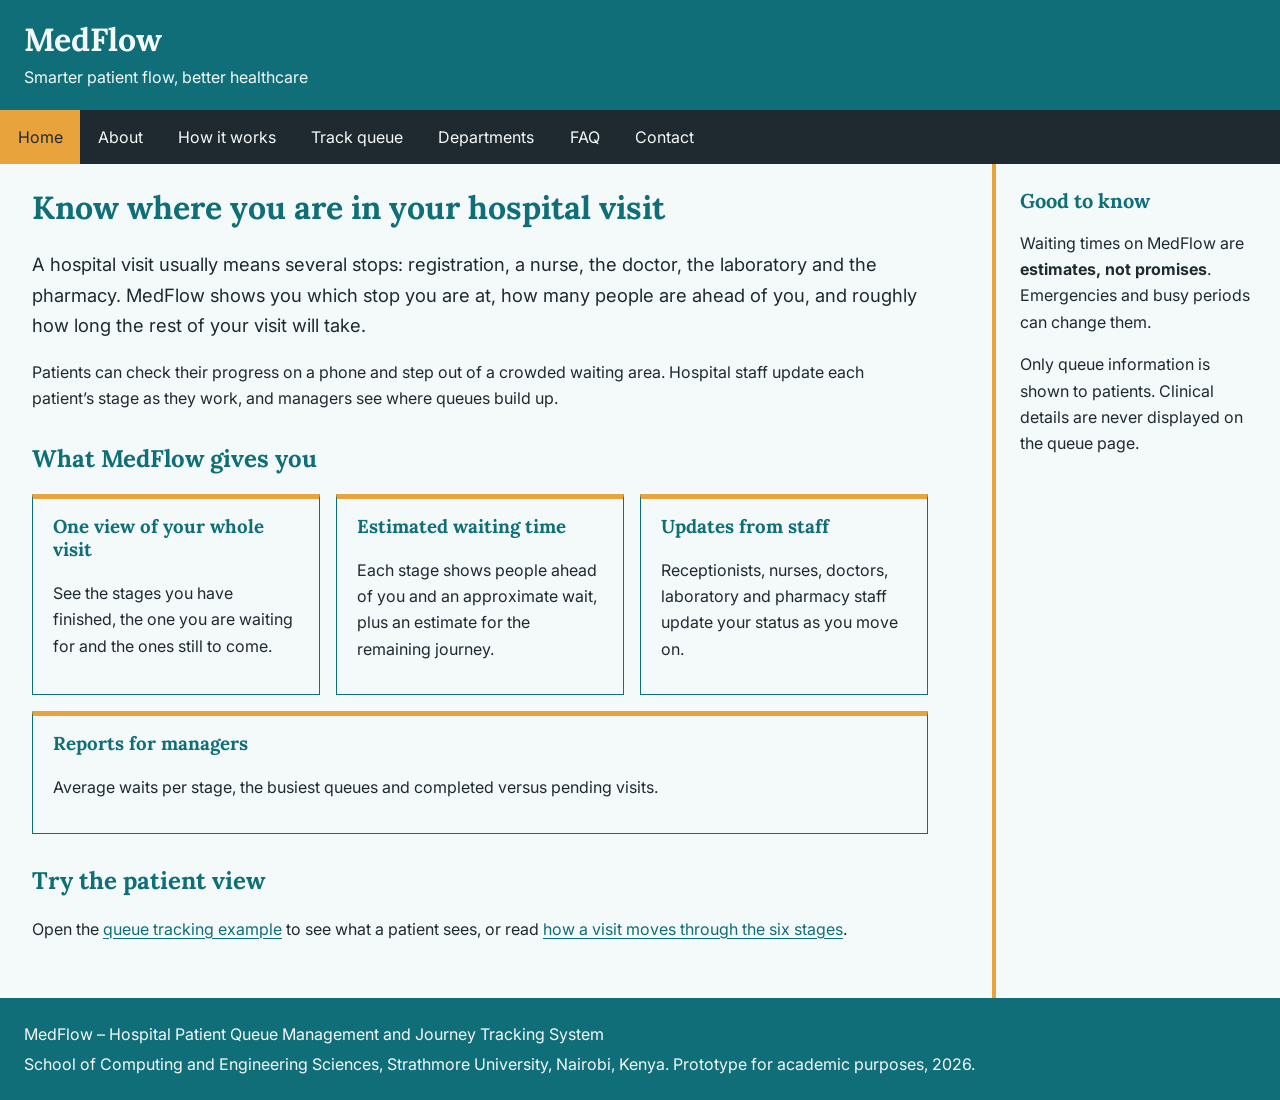
<file: index.html>
<!DOCTYPE html>
<html lang="en">
<head>
  <meta charset="utf-8">
  <meta name="viewport" content="width=device-width, initial-scale=1">
  <title>Home – MedFlow</title>
  <meta name="description" content="MedFlow is a web-based patient queue and journey tracking system for outpatient hospital visits.">
  <link rel="preconnect" href="https://fonts.googleapis.com">
  <link rel="preconnect" href="https://fonts.gstatic.com" crossorigin>
  <link rel="stylesheet" href="https://fonts.googleapis.com/css2?family=Inter:wght@400;600&amp;family=Lora:wght@600;700&amp;display=swap">
  <link rel="stylesheet" href="css/style.css">
</head>
<body>
  <header>
    <h1>MedFlow</h1>
    <p>Smarter patient flow, better healthcare</p>
  </header>
  <nav aria-label="Main">
    <ul>
      <li><a href="index.html" aria-current="page">Home</a></li>
      <li><a href="about.html">About</a></li>
      <li><a href="how-it-works.html">How it works</a></li>
      <li><a href="track-queue.html">Track queue</a></li>
      <li><a href="departments.html">Departments</a></li>
      <li><a href="faq.html">FAQ</a></li>
      <li><a href="contact.html">Contact</a></li>
    </ul>
  </nav>
  <main>
    <h1>Know where you are in your hospital visit</h1>
    <p class="lead">A hospital visit usually means several stops: registration, a nurse, the doctor, the laboratory and the pharmacy. MedFlow shows you which stop you are at, how many people are ahead of you, and roughly how long the rest of your visit will take.</p>
    <p>Patients can check their progress on a phone and step out of a crowded waiting area. Hospital staff update each patient’s stage as they work, and managers see where queues build up.</p>

    <h2>What MedFlow gives you</h2>
    <div class="cards">
      <div class="card">
        <h3>One view of your whole visit</h3>
        <p>See the stages you have finished, the one you are waiting for and the ones still to come.</p>
      </div>
      <div class="card">
        <h3>Estimated waiting time</h3>
        <p>Each stage shows people ahead of you and an approximate wait, plus an estimate for the remaining journey.</p>
      </div>
      <div class="card">
        <h3>Updates from staff</h3>
        <p>Receptionists, nurses, doctors, laboratory and pharmacy staff update your status as you move on.</p>
      </div>
      <div class="card">
        <h3>Reports for managers</h3>
        <p>Average waits per stage, the busiest queues and completed versus pending visits.</p>
      </div>
    </div>

    <h2>Try the patient view</h2>
    <p>Open the <a href="track-queue.html">queue tracking example</a> to see what a patient sees, or read <a href="how-it-works.html">how a visit moves through the six stages</a>.</p>

  </main>
  <aside>
    <h2>Good to know</h2>
    <p>Waiting times on MedFlow are <strong>estimates, not promises</strong>. Emergencies and busy periods can change them.</p>
    <p>Only queue information is shown to patients. Clinical details are never displayed on the queue page.</p>

  </aside>
  <footer>
    <p>MedFlow – Hospital Patient Queue Management and Journey Tracking System</p>
    <p>School of Computing and Engineering Sciences, Strathmore University, Nairobi, Kenya. Prototype for academic purposes, 2026.</p>
  </footer>
</body>
</html>
</file>
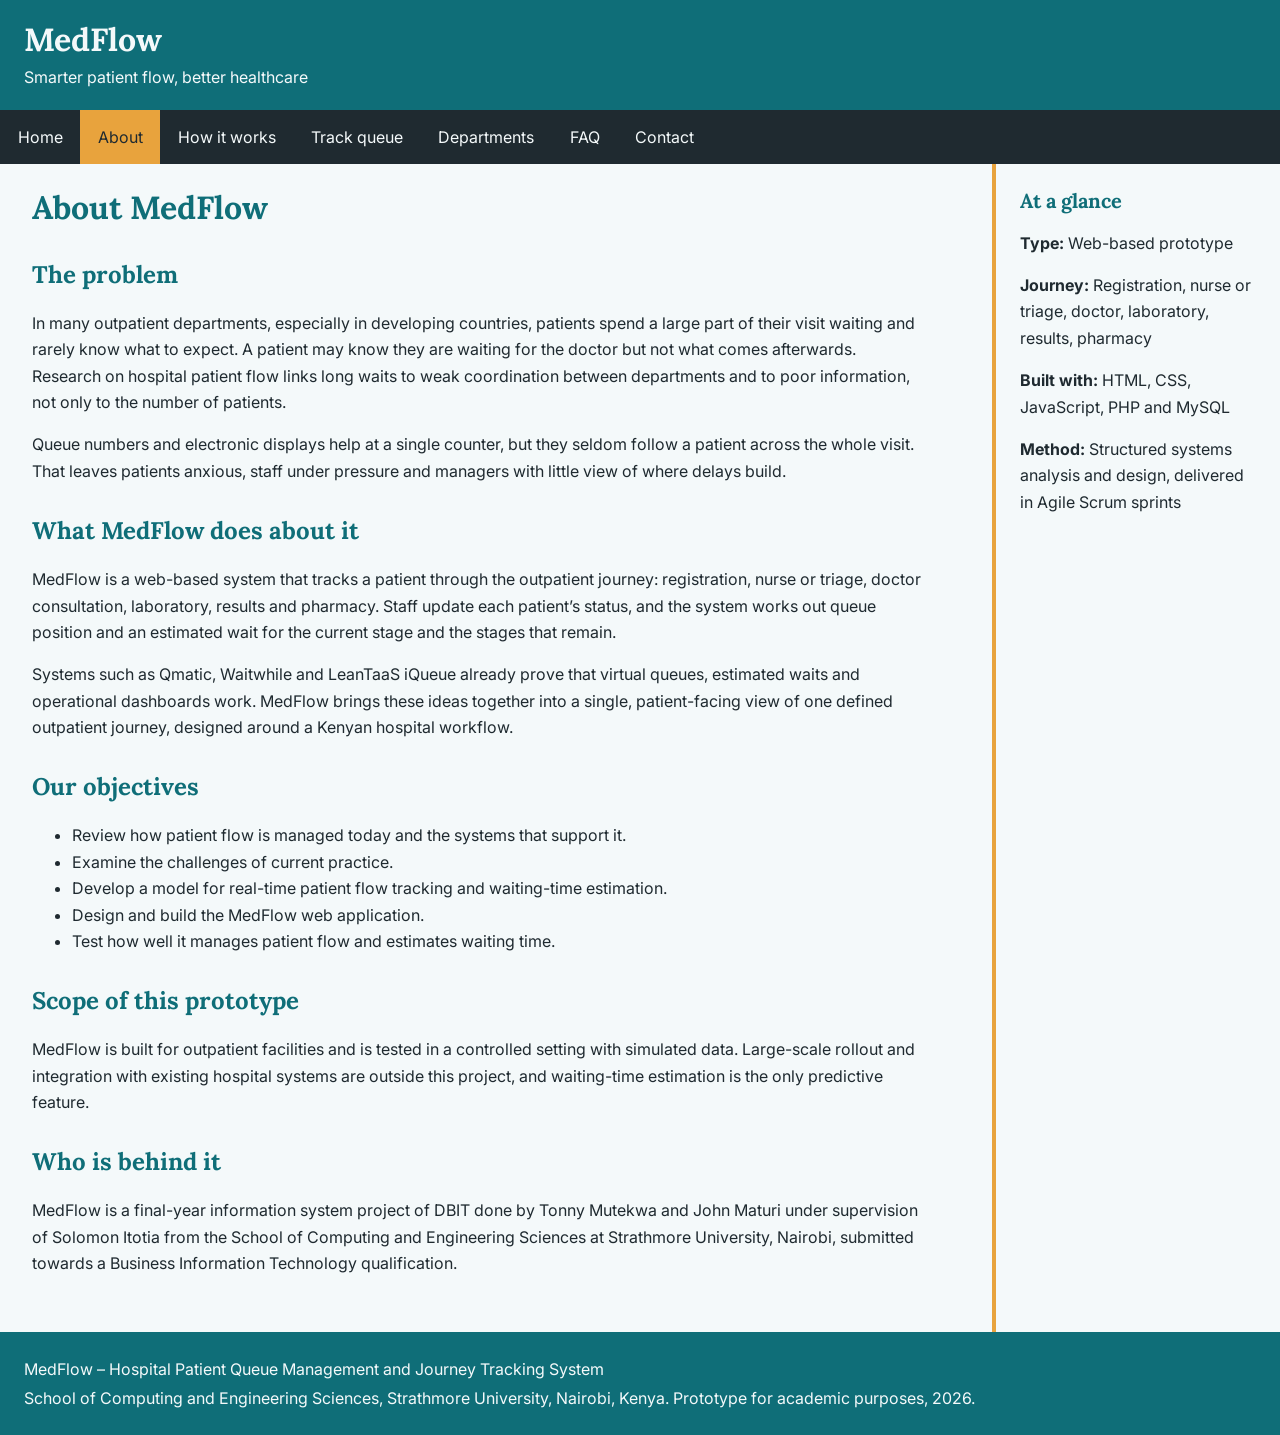
<file: about.html>
<!DOCTYPE html>
<html lang="en">
<head>
  <meta charset="utf-8">
  <meta name="viewport" content="width=device-width, initial-scale=1">
  <title>About – MedFlow</title>
  <meta name="description" content="MedFlow is a web-based patient queue and journey tracking system for outpatient hospital visits.">
  <link rel="preconnect" href="https://fonts.googleapis.com">
  <link rel="preconnect" href="https://fonts.gstatic.com" crossorigin>
  <link rel="stylesheet" href="https://fonts.googleapis.com/css2?family=Inter:wght@400;600&amp;family=Lora:wght@600;700&amp;display=swap">
  <link rel="stylesheet" href="css/style.css">
</head>
<body>
  <header>
    <h1>MedFlow</h1>
    <p>Smarter patient flow, better healthcare</p>
  </header>
  <nav aria-label="Main">
    <ul>
      <li><a href="index.html">Home</a></li>
      <li><a href="about.html" aria-current="page">About</a></li>
      <li><a href="how-it-works.html">How it works</a></li>
      <li><a href="track-queue.html">Track queue</a></li>
      <li><a href="departments.html">Departments</a></li>
      <li><a href="faq.html">FAQ</a></li>
      <li><a href="contact.html">Contact</a></li>
    </ul>
  </nav>
  <main>
    <h1>About MedFlow</h1>

    <h2>The problem</h2>
    <p>In many outpatient departments, especially in developing countries, patients spend a large part of their visit waiting and rarely know what to expect. A patient may know they are waiting for the doctor but not what comes afterwards. Research on hospital patient flow links long waits to weak coordination between departments and to poor information, not only to the number of patients.</p>
    <p>Queue numbers and electronic displays help at a single counter, but they seldom follow a patient across the whole visit. That leaves patients anxious, staff under pressure and managers with little view of where delays build.</p>

    <h2>What MedFlow does about it</h2>
    <p>MedFlow is a web-based system that tracks a patient through the outpatient journey: registration, nurse or triage, doctor consultation, laboratory, results and pharmacy. Staff update each patient’s status, and the system works out queue position and an estimated wait for the current stage and the stages that remain.</p>
    <p>Systems such as Qmatic, Waitwhile and LeanTaaS iQueue already prove that virtual queues, estimated waits and operational dashboards work. MedFlow brings these ideas together into a single, patient-facing view of one defined outpatient journey, designed around a Kenyan hospital workflow.</p>

    <h2>Our objectives</h2>
    <ul>
      <li>Review how patient flow is managed today and the systems that support it.</li>
      <li>Examine the challenges of current practice.</li>
      <li>Develop a model for real-time patient flow tracking and waiting-time estimation.</li>
      <li>Design and build the MedFlow web application.</li>
      <li>Test how well it manages patient flow and estimates waiting time.</li>
    </ul>

    <h2>Scope of this prototype</h2>
    <p>MedFlow is built for outpatient facilities and is tested in a controlled setting with simulated data. Large-scale rollout and integration with existing hospital systems are outside this project, and waiting-time estimation is the only predictive feature.</p>

    <h2>Who is behind it</h2>
    <p>MedFlow is a final-year information system project of DBIT done by Tonny Mutekwa and John Maturi under supervision of Solomon Itotia from the School of Computing and Engineering Sciences at Strathmore University, Nairobi, submitted towards a Business Information Technology qualification.</p>

  </main>
  <aside>
    <h2>At a glance</h2>
    <p><strong>Type:</strong> Web-based prototype</p>
    <p><strong>Journey:</strong> Registration, nurse or triage, doctor, laboratory, results, pharmacy</p>
    <p><strong>Built with:</strong> HTML, CSS, JavaScript, PHP and MySQL</p>
    <p><strong>Method:</strong> Structured systems analysis and design, delivered in Agile Scrum sprints</p>

  </aside>
  <footer>
    <p>MedFlow – Hospital Patient Queue Management and Journey Tracking System</p>
    <p>School of Computing and Engineering Sciences, Strathmore University, Nairobi, Kenya. Prototype for academic purposes, 2026.</p>
  </footer>
</body>
</html>
</file>
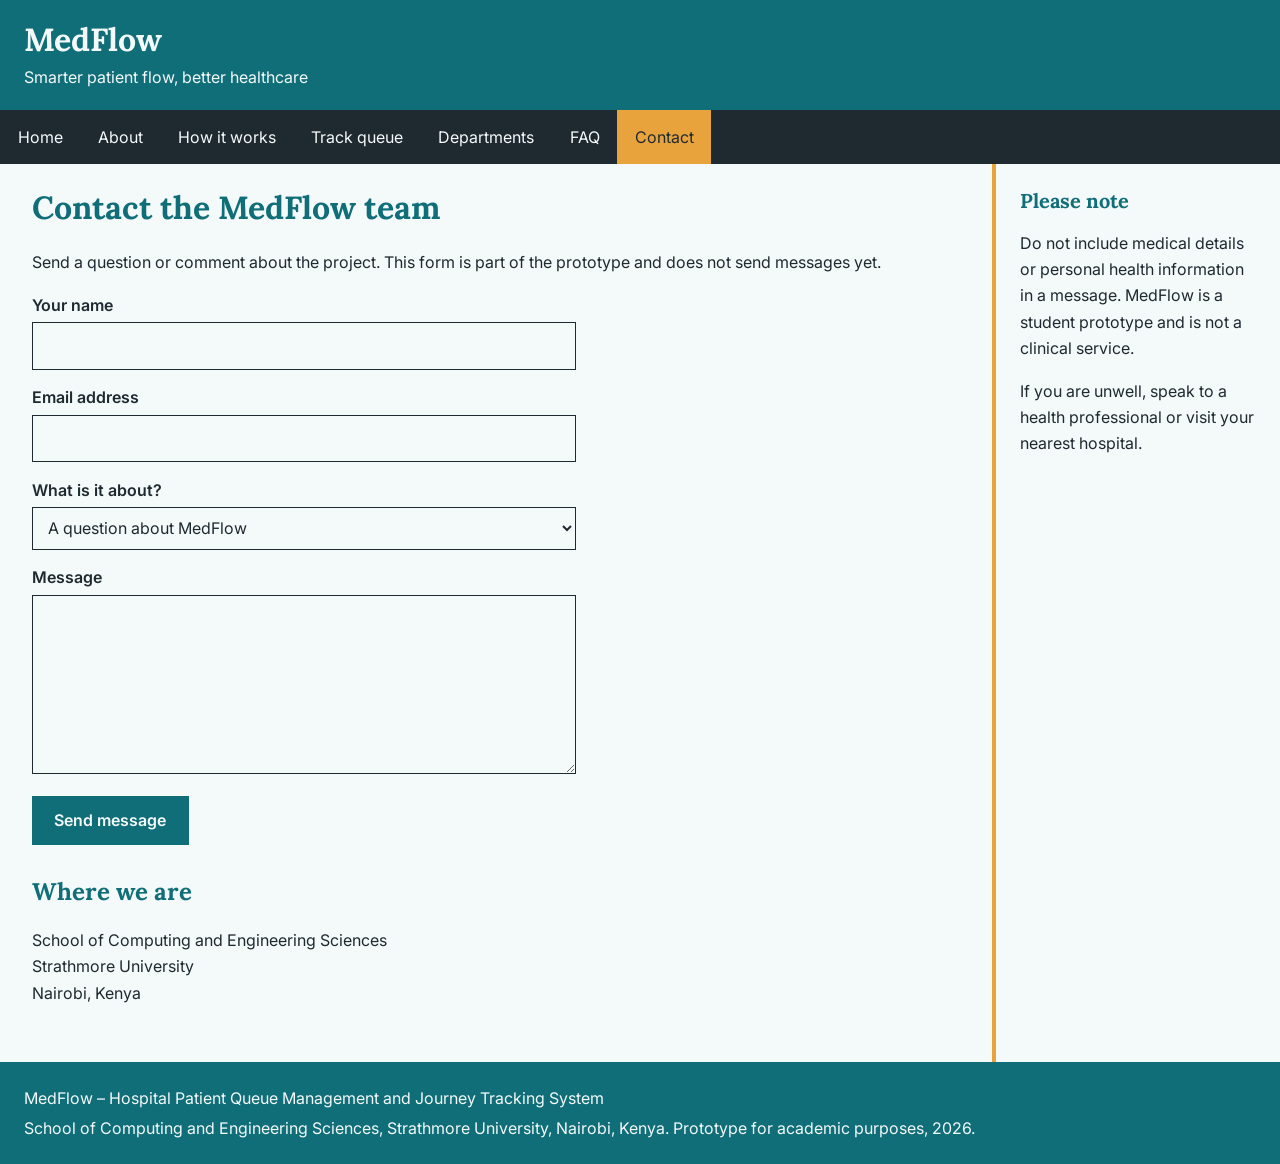
<file: contact.html>
<!DOCTYPE html>
<html lang="en">
<head>
  <meta charset="utf-8">
  <meta name="viewport" content="width=device-width, initial-scale=1">
  <title>Contact – MedFlow</title>
  <meta name="description" content="MedFlow is a web-based patient queue and journey tracking system for outpatient hospital visits.">
  <link rel="preconnect" href="https://fonts.googleapis.com">
  <link rel="preconnect" href="https://fonts.gstatic.com" crossorigin>
  <link rel="stylesheet" href="https://fonts.googleapis.com/css2?family=Inter:wght@400;600&amp;family=Lora:wght@600;700&amp;display=swap">
  <link rel="stylesheet" href="css/style.css">
</head>
<body>
  <header>
    <h1>MedFlow</h1>
    <p>Smarter patient flow, better healthcare</p>
  </header>
  <nav aria-label="Main">
    <ul>
      <li><a href="index.html">Home</a></li>
      <li><a href="about.html">About</a></li>
      <li><a href="how-it-works.html">How it works</a></li>
      <li><a href="track-queue.html">Track queue</a></li>
      <li><a href="departments.html">Departments</a></li>
      <li><a href="faq.html">FAQ</a></li>
      <li><a href="contact.html" aria-current="page">Contact</a></li>
    </ul>
  </nav>
  <main>
    <h1>Contact the MedFlow team</h1>
    <p>Send a question or comment about the project. This form is part of the prototype and does not send messages yet.</p>

    <form>
      <div>
        <label for="name">Your name</label>
        <input type="text" id="name" name="name" autocomplete="name">
      </div>
      <div>
        <label for="email">Email address</label>
        <input type="email" id="email" name="email" autocomplete="email">
      </div>
      <div>
        <label for="topic">What is it about?</label>
        <select id="topic" name="topic">
          <option>A question about MedFlow</option>
          <option>Feedback on the design</option>
          <option>A suggestion for a feature</option>
          <option>Something else</option>
        </select>
      </div>
      <div>
        <label for="message">Message</label>
        <textarea id="message" name="message" rows="6"></textarea>
      </div>
      <button type="button">Send message</button>
    </form>

    <h2>Where we are</h2>
    <p>School of Computing and Engineering Sciences<br>Strathmore University<br>Nairobi, Kenya</p>

  </main>
  <aside>
    <h2>Please note</h2>
    <p>Do not include medical details or personal health information in a message. MedFlow is a student prototype and is not a clinical service.</p>
    <p>If you are unwell, speak to a health professional or visit your nearest hospital.</p>

  </aside>
  <footer>
    <p>MedFlow – Hospital Patient Queue Management and Journey Tracking System</p>
    <p>School of Computing and Engineering Sciences, Strathmore University, Nairobi, Kenya. Prototype for academic purposes, 2026.</p>
  </footer>
</body>
</html>
</file>
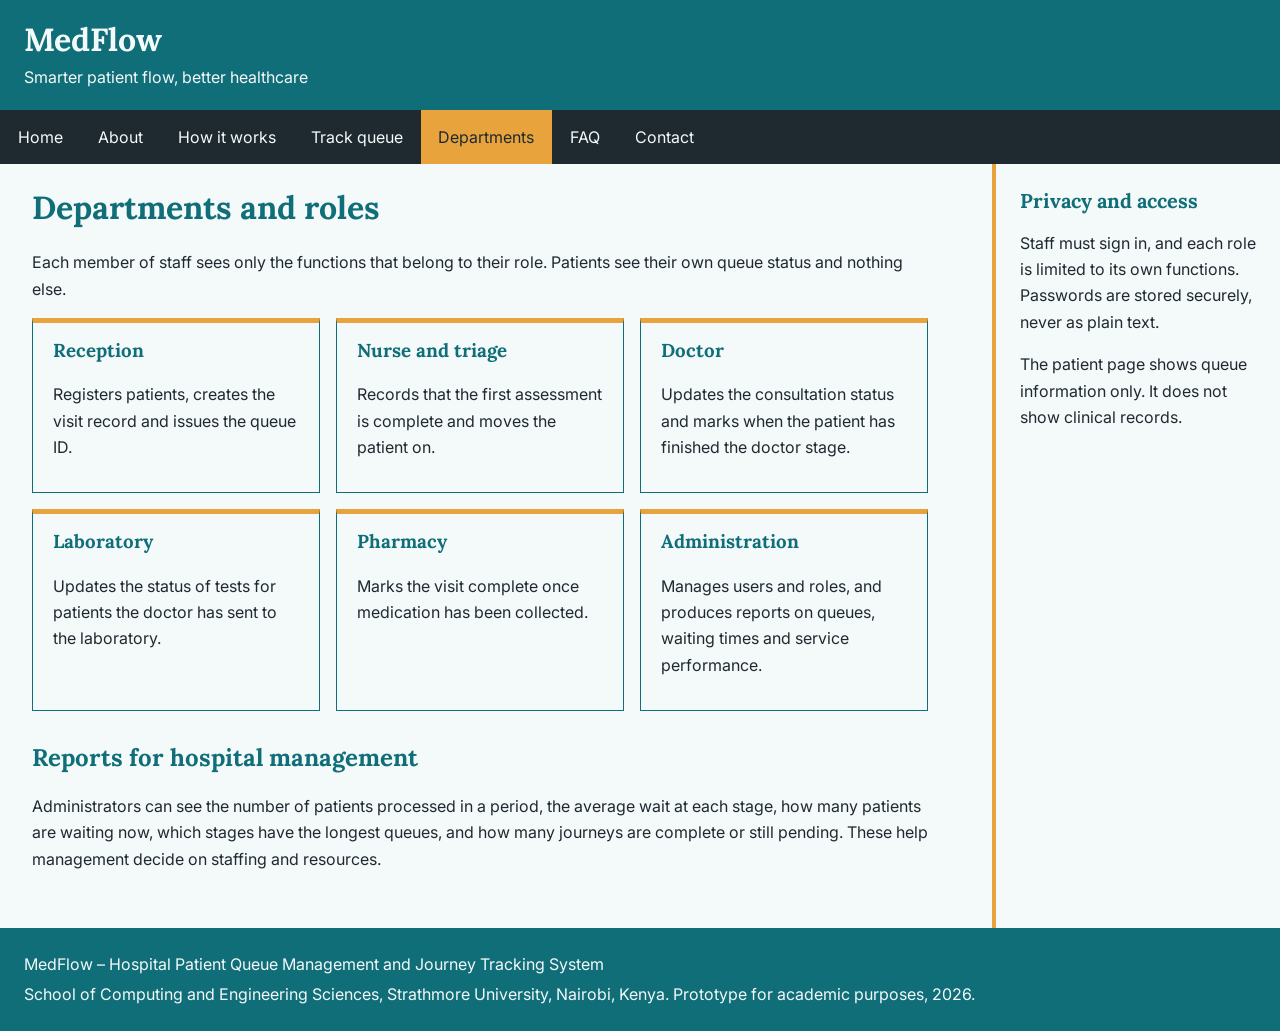
<file: departments.html>
<!DOCTYPE html>
<html lang="en">
<head>
  <meta charset="utf-8">
  <meta name="viewport" content="width=device-width, initial-scale=1">
  <title>Departments – MedFlow</title>
  <meta name="description" content="MedFlow is a web-based patient queue and journey tracking system for outpatient hospital visits.">
  <link rel="preconnect" href="https://fonts.googleapis.com">
  <link rel="preconnect" href="https://fonts.gstatic.com" crossorigin>
  <link rel="stylesheet" href="https://fonts.googleapis.com/css2?family=Inter:wght@400;600&amp;family=Lora:wght@600;700&amp;display=swap">
  <link rel="stylesheet" href="css/style.css">
</head>
<body>
  <header>
    <h1>MedFlow</h1>
    <p>Smarter patient flow, better healthcare</p>
  </header>
  <nav aria-label="Main">
    <ul>
      <li><a href="index.html">Home</a></li>
      <li><a href="about.html">About</a></li>
      <li><a href="how-it-works.html">How it works</a></li>
      <li><a href="track-queue.html">Track queue</a></li>
      <li><a href="departments.html" aria-current="page">Departments</a></li>
      <li><a href="faq.html">FAQ</a></li>
      <li><a href="contact.html">Contact</a></li>
    </ul>
  </nav>
  <main>
    <h1>Departments and roles</h1>
    <p>Each member of staff sees only the functions that belong to their role. Patients see their own queue status and nothing else.</p>

    <div class="cards">
      <div class="card">
        <h3>Reception</h3>
        <p>Registers patients, creates the visit record and issues the queue ID.</p>
      </div>
      <div class="card">
        <h3>Nurse and triage</h3>
        <p>Records that the first assessment is complete and moves the patient on.</p>
      </div>
      <div class="card">
        <h3>Doctor</h3>
        <p>Updates the consultation status and marks when the patient has finished the doctor stage.</p>
      </div>
      <div class="card">
        <h3>Laboratory</h3>
        <p>Updates the status of tests for patients the doctor has sent to the laboratory.</p>
      </div>
      <div class="card">
        <h3>Pharmacy</h3>
        <p>Marks the visit complete once medication has been collected.</p>
      </div>
      <div class="card">
        <h3>Administration</h3>
        <p>Manages users and roles, and produces reports on queues, waiting times and service performance.</p>
      </div>
    </div>

    <h2>Reports for hospital management</h2>
    <p>Administrators can see the number of patients processed in a period, the average wait at each stage, how many patients are waiting now, which stages have the longest queues, and how many journeys are complete or still pending. These help management decide on staffing and resources.</p>

  </main>
  <aside>
    <h2>Privacy and access</h2>
    <p>Staff must sign in, and each role is limited to its own functions. Passwords are stored securely, never as plain text.</p>
    <p>The patient page shows queue information only. It does not show clinical records.</p>

  </aside>
  <footer>
    <p>MedFlow – Hospital Patient Queue Management and Journey Tracking System</p>
    <p>School of Computing and Engineering Sciences, Strathmore University, Nairobi, Kenya. Prototype for academic purposes, 2026.</p>
  </footer>
</body>
</html>
</file>
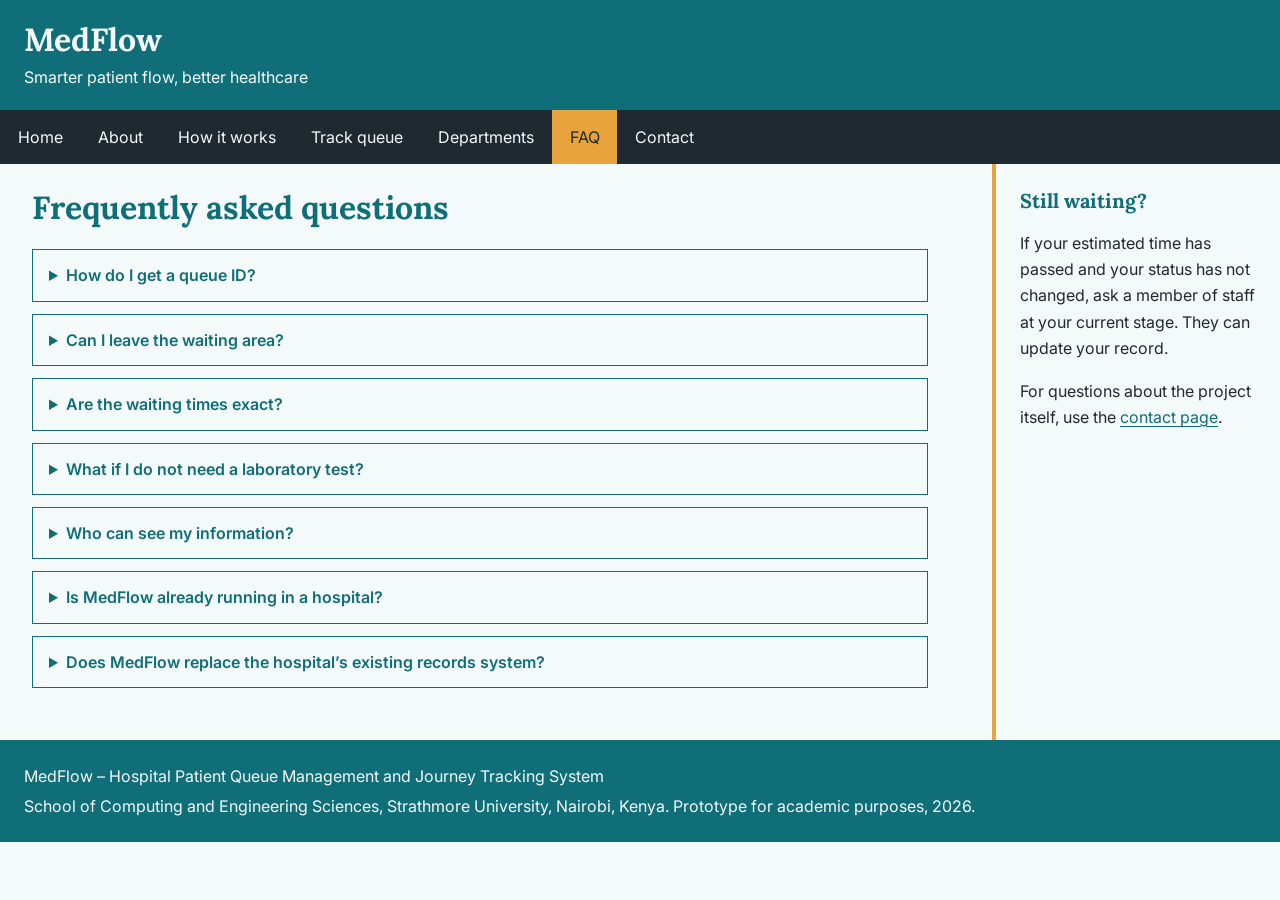
<file: faq.html>
<!DOCTYPE html>
<html lang="en">
<head>
  <meta charset="utf-8">
  <meta name="viewport" content="width=device-width, initial-scale=1">
  <title>FAQ – MedFlow</title>
  <meta name="description" content="MedFlow is a web-based patient queue and journey tracking system for outpatient hospital visits.">
  <link rel="preconnect" href="https://fonts.googleapis.com">
  <link rel="preconnect" href="https://fonts.gstatic.com" crossorigin>
  <link rel="stylesheet" href="https://fonts.googleapis.com/css2?family=Inter:wght@400;600&amp;family=Lora:wght@600;700&amp;display=swap">
  <link rel="stylesheet" href="css/style.css">
</head>
<body>
  <header>
    <h1>MedFlow</h1>
    <p>Smarter patient flow, better healthcare</p>
  </header>
  <nav aria-label="Main">
    <ul>
      <li><a href="index.html">Home</a></li>
      <li><a href="about.html">About</a></li>
      <li><a href="how-it-works.html">How it works</a></li>
      <li><a href="track-queue.html">Track queue</a></li>
      <li><a href="departments.html">Departments</a></li>
      <li><a href="faq.html" aria-current="page">FAQ</a></li>
      <li><a href="contact.html">Contact</a></li>
    </ul>
  </nav>
  <main>
    <h1>Frequently asked questions</h1>

    <details>
      <summary>How do I get a queue ID?</summary>
      <p>The receptionist creates your visit record when you register and gives you a queue ID such as Q-2481.</p>
    </details>
    <details>
      <summary>Can I leave the waiting area?</summary>
      <p>Yes, if the estimate shows you have time. Check your status from a phone and return before your stage begins.</p>
    </details>
    <details>
      <summary>Are the waiting times exact?</summary>
      <p>No. They are approximate. Emergencies, staffing and workload can change real service times, and MedFlow recalculates whenever staff update a status.</p>
    </details>
    <details>
      <summary>What if I do not need a laboratory test?</summary>
      <p>The laboratory stage is skipped and left out of your remaining-time estimate.</p>
    </details>
    <details>
      <summary>Who can see my information?</summary>
      <p>Staff see only what their role needs. The patient queue page shows your stage and waiting information, and no clinical details.</p>
    </details>
    <details>
      <summary>Is MedFlow already running in a hospital?</summary>
      <p>Not yet. This is a prototype tested with simulated data. A hospital rollout would need further work and integration with its existing systems.</p>
    </details>
    <details>
      <summary>Does MedFlow replace the hospital’s existing records system?</summary>
      <p>No. It manages queues and journey tracking, and it does not store or display clinical records.</p>
    </details>

  </main>
  <aside>
    <h2>Still waiting?</h2>
    <p>If your estimated time has passed and your status has not changed, ask a member of staff at your current stage. They can update your record.</p>
    <p>For questions about the project itself, use the <a href="contact.html">contact page</a>.</p>

  </aside>
  <footer>
    <p>MedFlow – Hospital Patient Queue Management and Journey Tracking System</p>
    <p>School of Computing and Engineering Sciences, Strathmore University, Nairobi, Kenya. Prototype for academic purposes, 2026.</p>
  </footer>
</body>
</html>
</file>
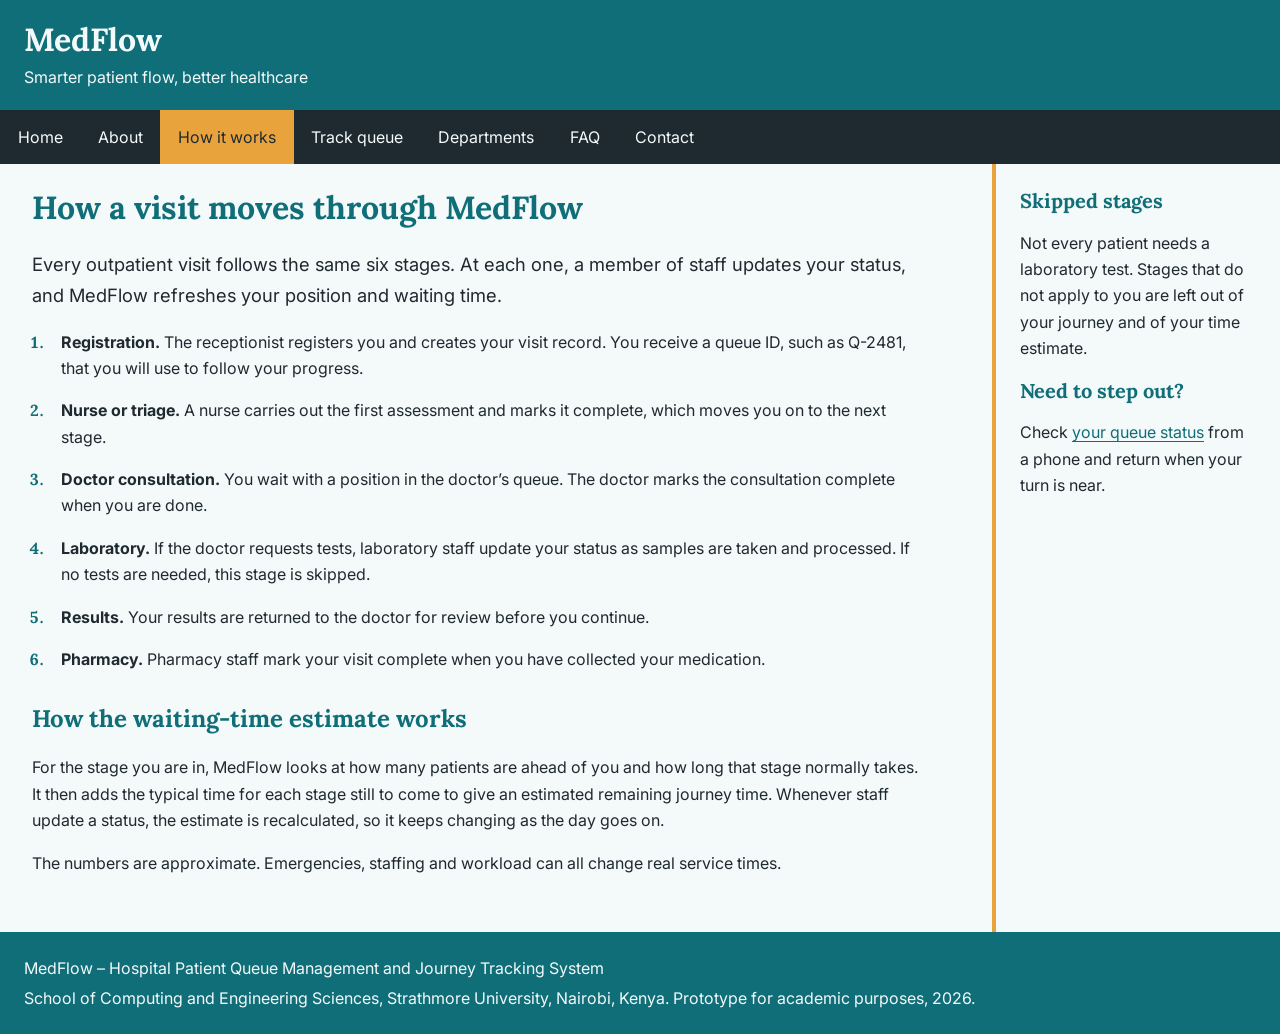
<file: how-it-works.html>
<!DOCTYPE html>
<html lang="en">
<head>
  <meta charset="utf-8">
  <meta name="viewport" content="width=device-width, initial-scale=1">
  <title>How it works – MedFlow</title>
  <meta name="description" content="MedFlow is a web-based patient queue and journey tracking system for outpatient hospital visits.">
  <link rel="preconnect" href="https://fonts.googleapis.com">
  <link rel="preconnect" href="https://fonts.gstatic.com" crossorigin>
  <link rel="stylesheet" href="https://fonts.googleapis.com/css2?family=Inter:wght@400;600&amp;family=Lora:wght@600;700&amp;display=swap">
  <link rel="stylesheet" href="css/style.css">
</head>
<body>
  <header>
    <h1>MedFlow</h1>
    <p>Smarter patient flow, better healthcare</p>
  </header>
  <nav aria-label="Main">
    <ul>
      <li><a href="index.html">Home</a></li>
      <li><a href="about.html">About</a></li>
      <li><a href="how-it-works.html" aria-current="page">How it works</a></li>
      <li><a href="track-queue.html">Track queue</a></li>
      <li><a href="departments.html">Departments</a></li>
      <li><a href="faq.html">FAQ</a></li>
      <li><a href="contact.html">Contact</a></li>
    </ul>
  </nav>
  <main>
    <h1>How a visit moves through MedFlow</h1>
    <p class="lead">Every outpatient visit follows the same six stages. At each one, a member of staff updates your status, and MedFlow refreshes your position and waiting time.</p>

    <ol class="steps">
      <li><strong>Registration.</strong> The receptionist registers you and creates your visit record. You receive a queue ID, such as Q-2481, that you will use to follow your progress.</li>
      <li><strong>Nurse or triage.</strong> A nurse carries out the first assessment and marks it complete, which moves you on to the next stage.</li>
      <li><strong>Doctor consultation.</strong> You wait with a position in the doctor’s queue. The doctor marks the consultation complete when you are done.</li>
      <li><strong>Laboratory.</strong> If the doctor requests tests, laboratory staff update your status as samples are taken and processed. If no tests are needed, this stage is skipped.</li>
      <li><strong>Results.</strong> Your results are returned to the doctor for review before you continue.</li>
      <li><strong>Pharmacy.</strong> Pharmacy staff mark your visit complete when you have collected your medication.</li>
    </ol>

    <h2>How the waiting-time estimate works</h2>
    <p>For the stage you are in, MedFlow looks at how many patients are ahead of you and how long that stage normally takes. It then adds the typical time for each stage still to come to give an estimated remaining journey time. Whenever staff update a status, the estimate is recalculated, so it keeps changing as the day goes on.</p>
    <p>The numbers are approximate. Emergencies, staffing and workload can all change real service times.</p>

  </main>
  <aside>
    <h2>Skipped stages</h2>
    <p>Not every patient needs a laboratory test. Stages that do not apply to you are left out of your journey and of your time estimate.</p>
    <h2>Need to step out?</h2>
    <p>Check <a href="track-queue.html">your queue status</a> from a phone and return when your turn is near.</p>

  </aside>
  <footer>
    <p>MedFlow – Hospital Patient Queue Management and Journey Tracking System</p>
    <p>School of Computing and Engineering Sciences, Strathmore University, Nairobi, Kenya. Prototype for academic purposes, 2026.</p>
  </footer>
</body>
</html>
</file>
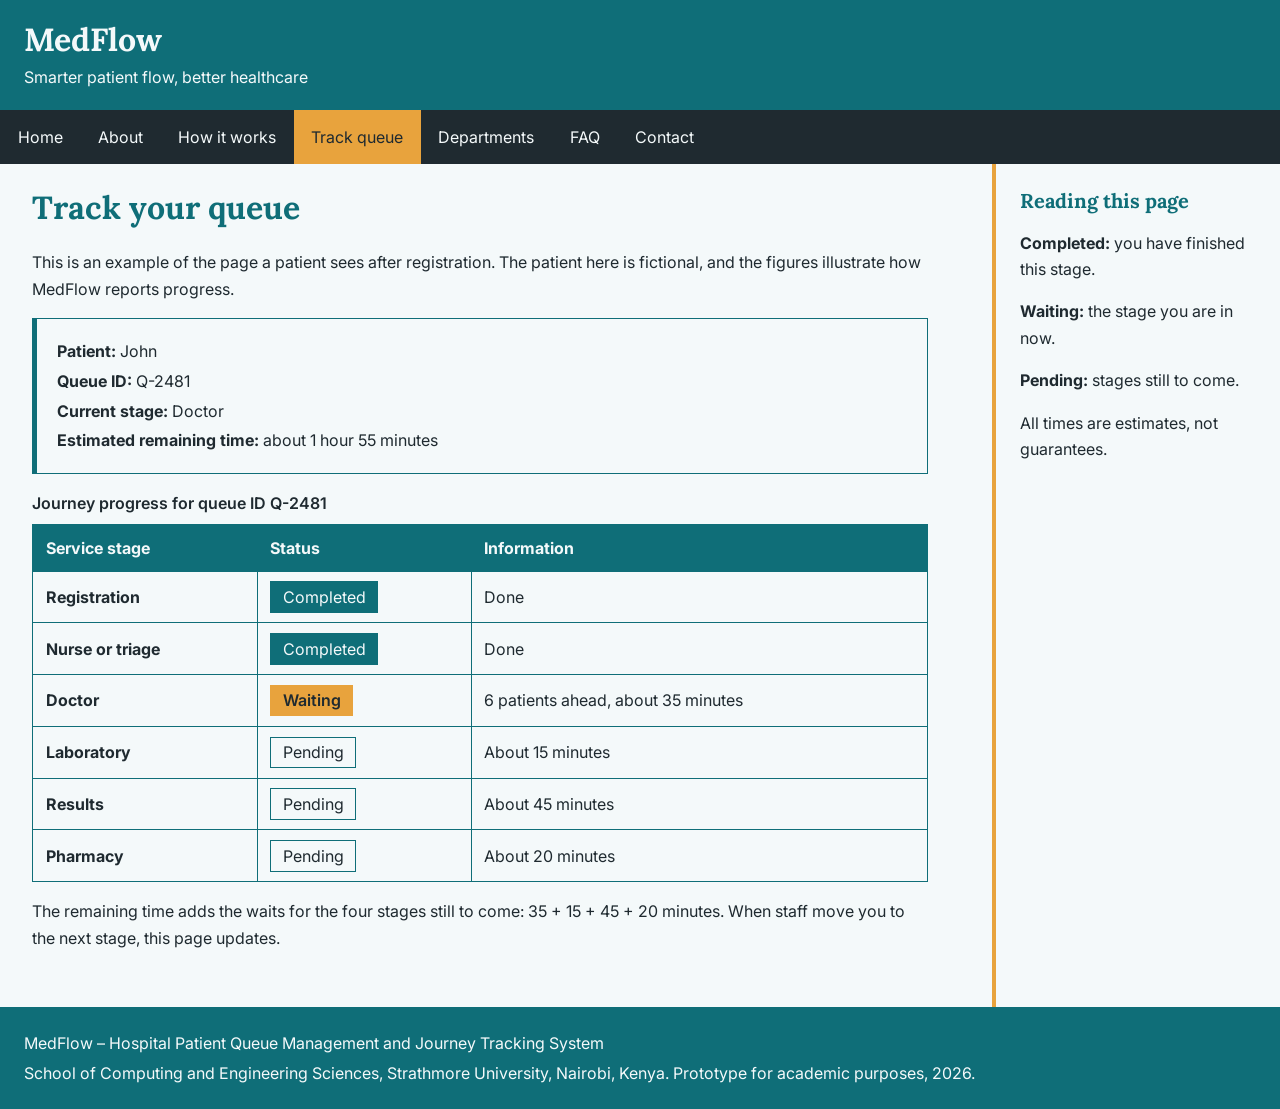
<file: track-queue.html>
<!DOCTYPE html>
<html lang="en">
<head>
  <meta charset="utf-8">
  <meta name="viewport" content="width=device-width, initial-scale=1">
  <title>Track queue – MedFlow</title>
  <meta name="description" content="MedFlow is a web-based patient queue and journey tracking system for outpatient hospital visits.">
  <link rel="preconnect" href="https://fonts.googleapis.com">
  <link rel="preconnect" href="https://fonts.gstatic.com" crossorigin>
  <link rel="stylesheet" href="https://fonts.googleapis.com/css2?family=Inter:wght@400;600&amp;family=Lora:wght@600;700&amp;display=swap">
  <link rel="stylesheet" href="css/style.css">
</head>
<body>
  <header>
    <h1>MedFlow</h1>
    <p>Smarter patient flow, better healthcare</p>
  </header>
  <nav aria-label="Main">
    <ul>
      <li><a href="index.html">Home</a></li>
      <li><a href="about.html">About</a></li>
      <li><a href="how-it-works.html">How it works</a></li>
      <li><a href="track-queue.html" aria-current="page">Track queue</a></li>
      <li><a href="departments.html">Departments</a></li>
      <li><a href="faq.html">FAQ</a></li>
      <li><a href="contact.html">Contact</a></li>
    </ul>
  </nav>
  <main>
    <h1>Track your queue</h1>
    <p>This is an example of the page a patient sees after registration. The patient here is fictional, and the figures illustrate how MedFlow reports progress.</p>

    <div class="patient-summary">
      <p><strong>Patient:</strong> John</p>
      <p><strong>Queue ID:</strong> Q-2481</p>
      <p><strong>Current stage:</strong> Doctor</p>
      <p><strong>Estimated remaining time:</strong> about 1 hour 55 minutes</p>
    </div>

    <div class="table-scroll">
      <table class="journey">
        <caption>Journey progress for queue ID Q-2481</caption>
        <thead>
          <tr><th scope="col">Service stage</th><th scope="col">Status</th><th scope="col">Information</th></tr>
        </thead>
        <tbody>
          <tr><th scope="row">Registration</th><td><span class="badge badge-done">Completed</span></td><td>Done</td></tr>
          <tr><th scope="row">Nurse or triage</th><td><span class="badge badge-done">Completed</span></td><td>Done</td></tr>
          <tr><th scope="row">Doctor</th><td><span class="badge badge-now">Waiting</span></td><td>6 patients ahead, about 35 minutes</td></tr>
          <tr><th scope="row">Laboratory</th><td><span class="badge badge-pending">Pending</span></td><td>About 15 minutes</td></tr>
          <tr><th scope="row">Results</th><td><span class="badge badge-pending">Pending</span></td><td>About 45 minutes</td></tr>
          <tr><th scope="row">Pharmacy</th><td><span class="badge badge-pending">Pending</span></td><td>About 20 minutes</td></tr>
        </tbody>
      </table>
    </div>

    <p>The remaining time adds the waits for the four stages still to come: 35 + 15 + 45 + 20 minutes. When staff move you to the next stage, this page updates.</p>

  </main>
  <aside>
    <h2>Reading this page</h2>
    <p><strong>Completed:</strong> you have finished this stage.</p>
    <p><strong>Waiting:</strong> the stage you are in now.</p>
    <p><strong>Pending:</strong> stages still to come.</p>
    <p>All times are estimates, not guarantees.</p>

  </aside>
  <footer>
    <p>MedFlow – Hospital Patient Queue Management and Journey Tracking System</p>
    <p>School of Computing and Engineering Sciences, Strathmore University, Nairobi, Kenya. Prototype for academic purposes, 2026.</p>
  </footer>
</body>
</html>
</file>
<file: css/style.css>
/* House style — main #0F6E78 ground #F4F9FA ink #1F2A30 accent #E8A33D
   headings: Lora, serif   body: Inter, sans-serif */

/* 1 · house style */
* { box-sizing: border-box; }
body {
  margin: 0;
  background: #F4F9FA;
  color: #1F2A30;
  font-family: Inter, sans-serif;
  line-height: 1.65;
}
h1, h2, h3 { font-family: Lora, serif; color: #0F6E78; line-height: 1.25; }
h2 { margin-top: 2rem; }
a { color: #0F6E78; text-underline-offset: 3px; }
a:focus-visible, button:focus-visible, input:focus-visible,
select:focus-visible, textarea:focus-visible, summary:focus-visible {
  outline: 3px solid #E8A33D;
  outline-offset: 2px;
}
header { grid-area: header; background: #0F6E78; color: #F4F9FA; padding: 1.25rem 1.5rem; }
header h1 { color: #F4F9FA; margin: 0; font-size: 2rem; }
header p { margin: 0.25rem 0 0; }
footer { grid-area: footer; background: #0F6E78; color: #F4F9FA; padding: 1.25rem 1.5rem; }
footer p { margin: 0.2rem 0; }
img, input, select, textarea { max-width: 100%; }

/* 2 · layout */
body {
  display: grid;
  grid-template-columns: minmax(0, 1fr) 18rem;
  grid-template-areas:
    "header header"
    "nav    nav"
    "main   aside"
    "footer footer";
}
nav { grid-area: nav; background: #1F2A30; position: sticky; top: 0; z-index: 10; }
nav ul { display: flex; list-style: none; margin: 0; padding: 0; }
nav a {
  display: block;
  padding: 0.85rem 1.1rem;
  color: #F4F9FA;
  text-decoration: none;
}
nav a:hover, nav a[aria-current="page"] { background: #E8A33D; color: #1F2A30; }
main { grid-area: main; padding: 1.5rem 2rem 2.5rem; max-width: 60rem; }
main h1 { margin-top: 0; }
aside {
  grid-area: aside;
  padding: 1.5rem;
  border-left: 4px solid #E8A33D;
}
aside h2 { margin-top: 0; font-size: 1.25rem; }
.cards { display: flex; flex-wrap: wrap; gap: 1rem; margin: 1rem 0; }
.card {
  flex: 1 1 14rem;
  padding: 1rem 1.25rem;
  border: 1px solid #0F6E78;
  border-top: 5px solid #E8A33D;
}
.card h3 { margin-top: 0; }
.table-scroll { overflow-x: auto; margin: 1rem 0; }

/* 3 · track-queue.html — journey table and status badges */
.journey { border-collapse: collapse; width: 100%; min-width: 34rem; }
.journey caption { text-align: left; font-weight: 600; padding-bottom: 0.5rem; }
.journey th, .journey td { border: 1px solid #0F6E78; padding: 0.6rem 0.8rem; text-align: left; }
.journey thead th { background: #0F6E78; color: #F4F9FA; }
.badge { display: inline-block; padding: 0.1rem 0.7rem; border: 1px solid #0F6E78; }
.badge-done { background: #0F6E78; color: #F4F9FA; }
.badge-now { background: #E8A33D; color: #1F2A30; border-color: #E8A33D; font-weight: 600; }
.badge-pending { background: #F4F9FA; color: #1F2A30; }
.patient-summary { padding: 1rem 1.25rem; border: 1px solid #0F6E78; border-left: 5px solid #0F6E78; }
.patient-summary p { margin: 0.2rem 0; }

/* 4 · contact.html, faq.html, how-it-works.html — form, details, steps */
form { display: grid; gap: 0.9rem; max-width: 34rem; }
label { font-weight: 600; display: block; margin-bottom: 0.25rem; }
input, select, textarea {
  width: 100%;
  padding: 0.6rem 0.7rem;
  border: 1px solid #1F2A30;
  background: #F4F9FA;
  color: #1F2A30;
  font: inherit;
}
button {
  justify-self: start;
  padding: 0.7rem 1.4rem;
  border: 0;
  background: #0F6E78;
  color: #F4F9FA;
  font: inherit;
  font-weight: 600;
  cursor: pointer;
}
button:hover { background: #E8A33D; color: #1F2A30; }
details { border: 1px solid #0F6E78; padding: 0.75rem 1rem; margin: 0.75rem 0; }
summary { cursor: pointer; font-weight: 600; color: #0F6E78; }
.steps { padding-left: 1.4rem; }
.steps li { margin: 0 0 1rem; padding-left: 0.4rem; }
.steps li::marker { font-family: Lora, serif; font-weight: 700; color: #0F6E78; }
.lead { font-size: 1.15rem; }

/* 5 · phone — keep this last */
@media (max-width: 700px) {
  body {
    grid-template-columns: minmax(0, 1fr);
    grid-template-areas:
      "header"
      "nav"
      "main"
      "aside"
      "footer";
  }
  nav { position: static; }
  nav ul { flex-wrap: wrap; }
  main { padding: 1.25rem 1rem 2rem; }
  aside { border-left: 0; border-top: 4px solid #E8A33D; }
}
</file>
